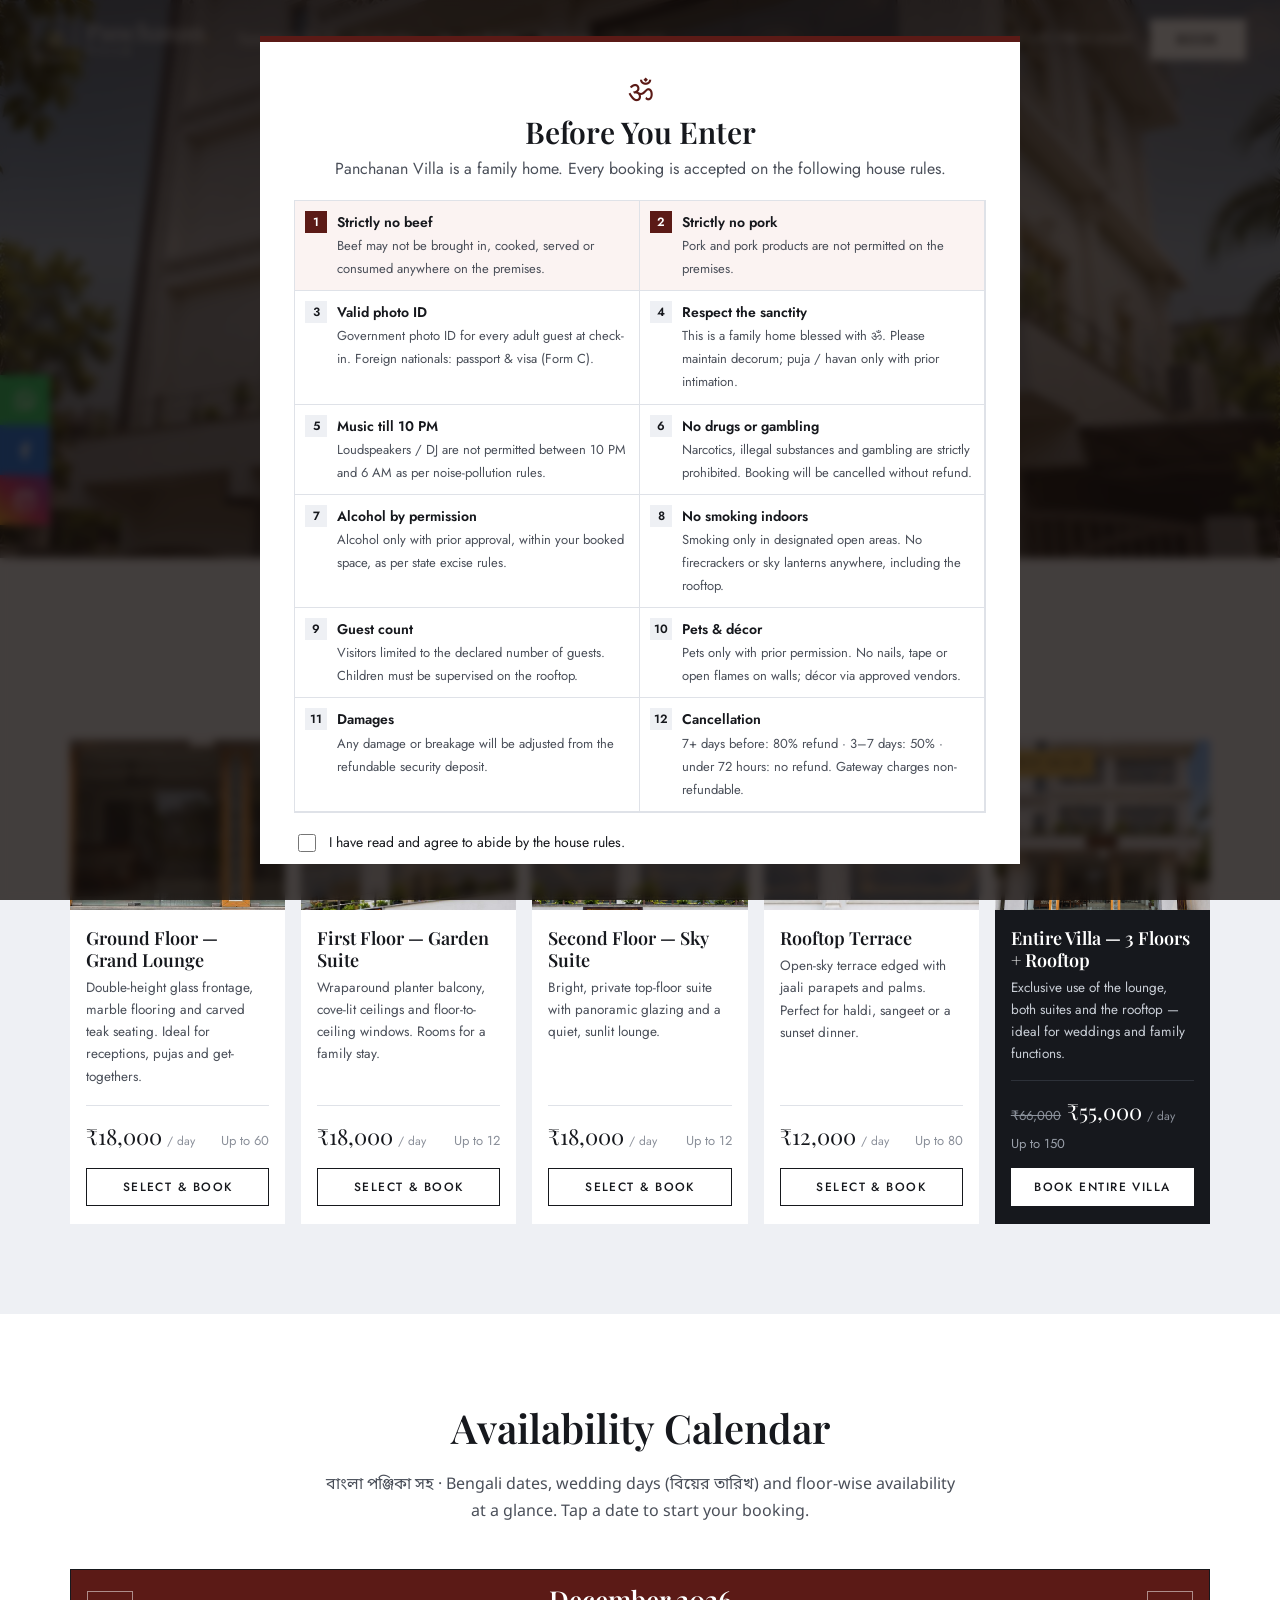
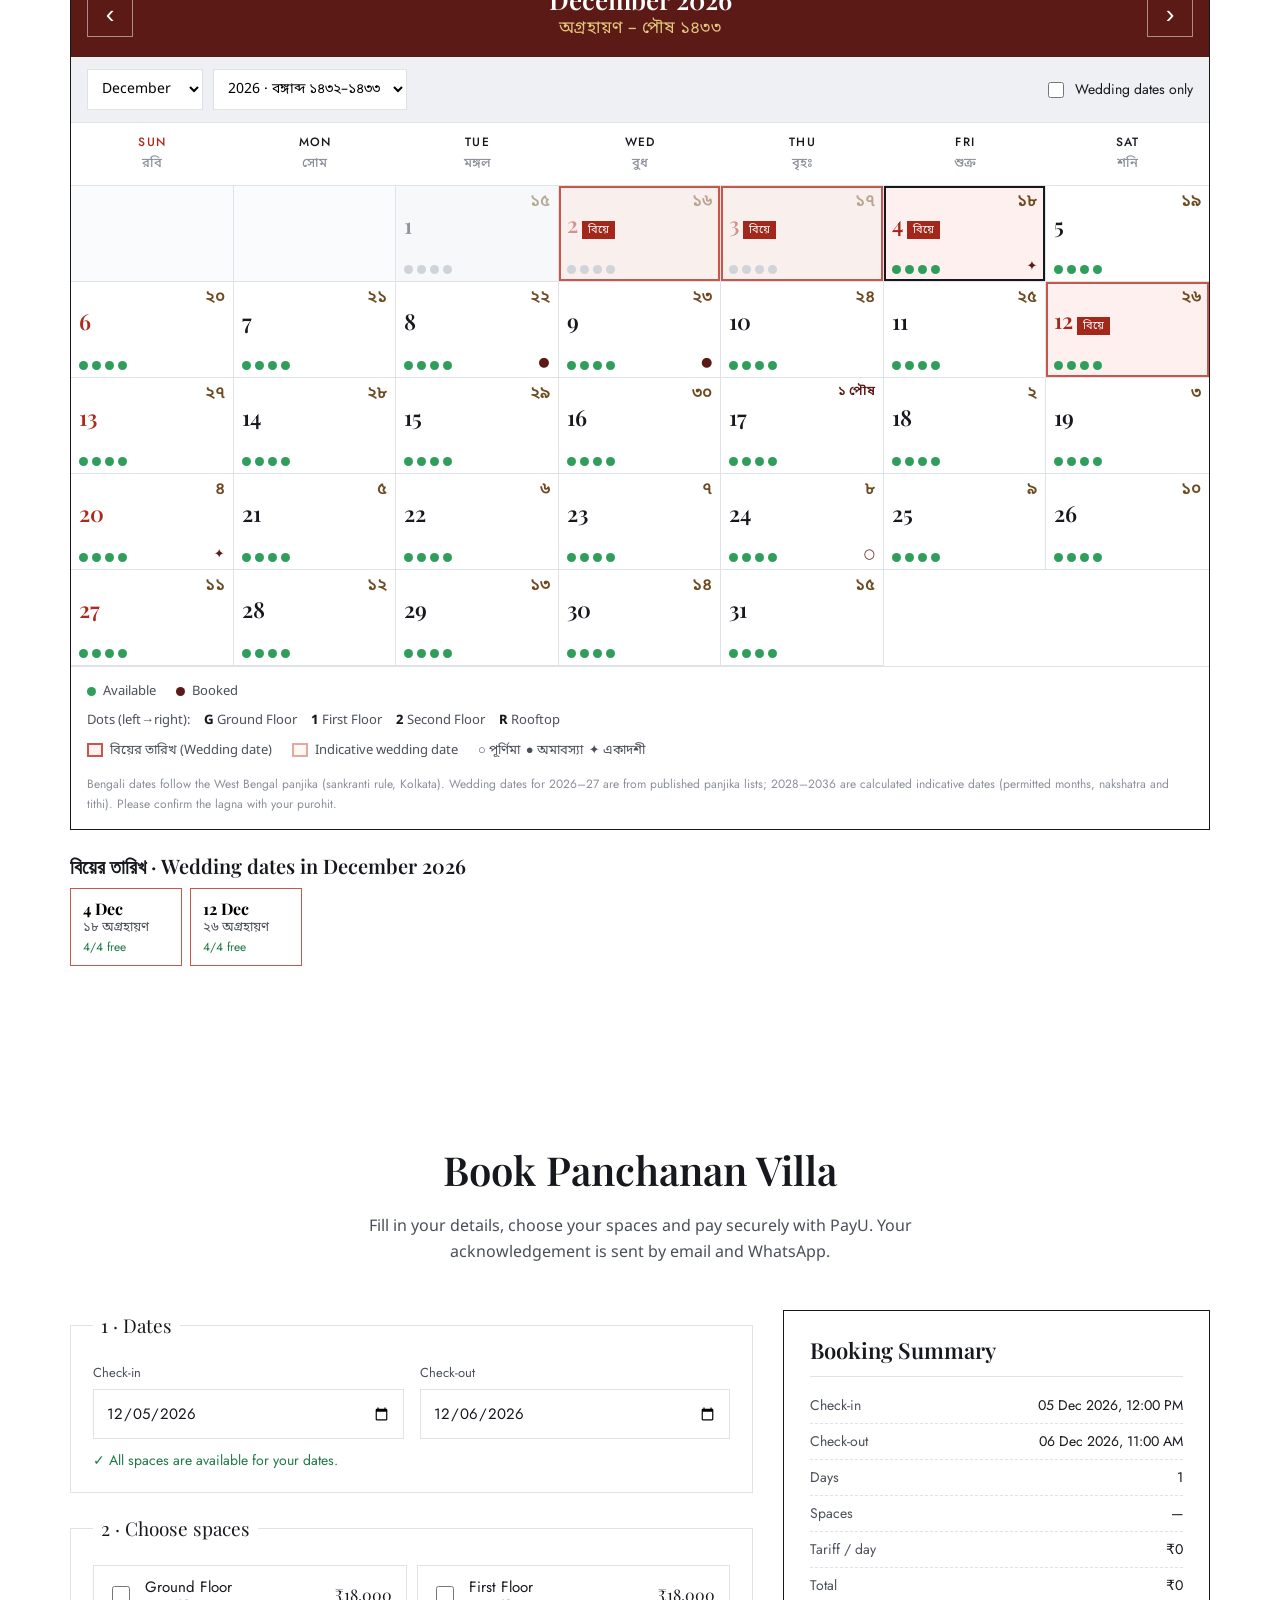
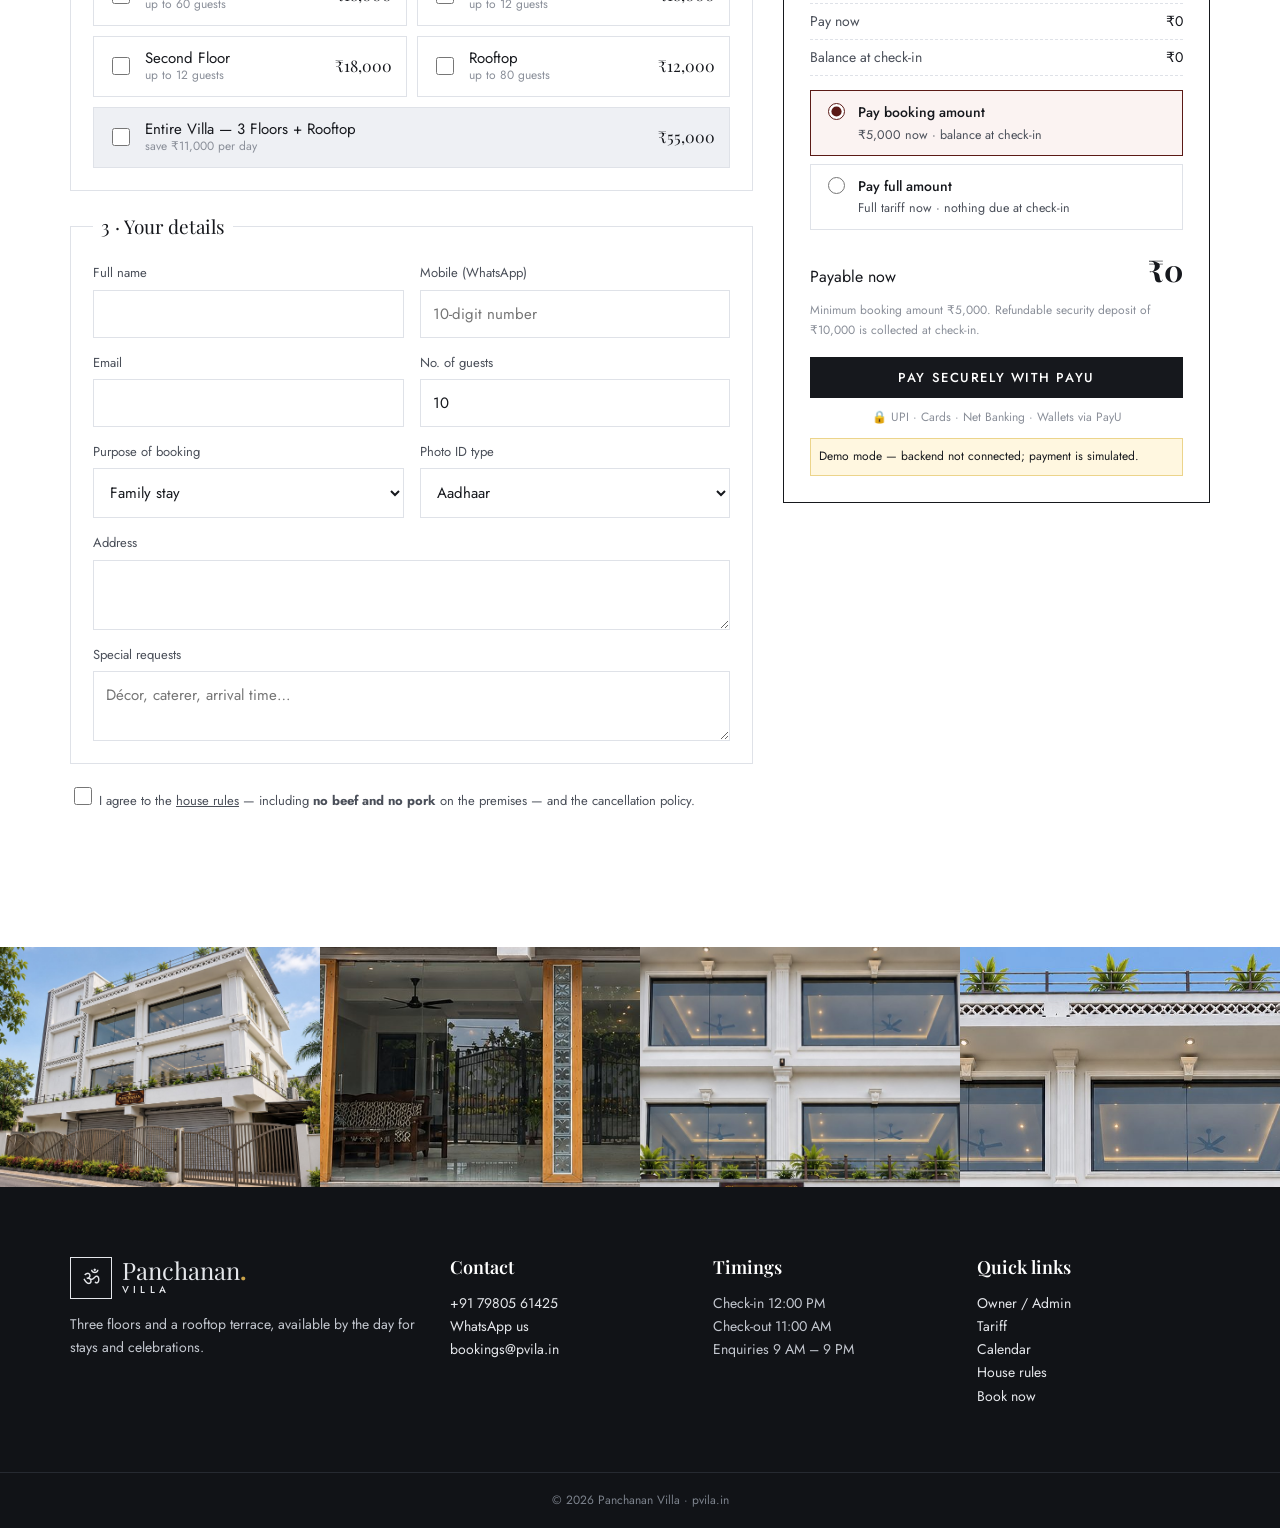
<file: index.html>
<!doctype html>
<html lang="en">
<head>
<meta charset="utf-8">
<meta name="viewport" content="width=device-width, initial-scale=1">
<title>Panchanan Villa — Book Floors & Rooftop | pvila.in</title>
<meta name="description" content="Book Panchanan Villa — Ground Floor lounge, two private suites and an open rooftop terrace, or the entire villa, for stays, pujas and celebrations.">
<link rel="canonical" href="https://pvila.in/">
<meta property="og:title" content="Panchanan Villa">
<meta property="og:description" content="Three elegant floors and a rooftop terrace — book online.">
<meta property="og:image" content="https://pvila.in/assets/img/villa-front.jpg">
<link rel="icon" href="data:image/svg+xml,%3Csvg xmlns='http://www.w3.org/2000/svg' viewBox='0 0 64 64'%3E%3Crect width='64' height='64' fill='%235b1a16'/%3E%3Ctext x='32' y='44' font-size='34' text-anchor='middle' fill='%23d4af37' font-family='serif'%3EP%3C/text%3E%3C/svg%3E">
<link rel="preconnect" href="https://fonts.googleapis.com">
<link rel="preconnect" href="https://fonts.gstatic.com" crossorigin>
<link href="https://fonts.googleapis.com/css2?family=Playfair+Display:ital,wght@0,500;0,600;0,700;1,500&family=Jost:wght@300;400;500;600&family=Noto+Sans+Bengali:wght@400;600&display=swap" rel="stylesheet">
<link rel="stylesheet" href="assets/css/style.css">
</head>
<body>

<!-- ============ ENTRY DISCLAIMER ============ -->
<div class="gate" id="gate" role="dialog" aria-modal="true" aria-labelledby="gateTitle">
  <div class="gate-box">
    <div class="gate-head">
      <span class="om">ॐ</span>
      <h2 id="gateTitle">Before You Enter</h2>
      <p>Panchanan Villa is a family home. Every booking is accepted on the following house rules.</p>
    </div>
    <ol class="gate-rules" id="gateRules"></ol>
    <label class="check"><input type="checkbox" id="gateAgree"> <span>I have read and agree to abide by the house rules.</span></label>
    <div class="gate-actions">
      <button class="btn btn-dark" id="gateBtn" disabled>I Agree &amp; Continue</button>
      <a class="btn btn-line" href="https://www.google.com">Leave</a>
    </div>
  </div>
</div>

<!-- ============ HEADER ============ -->
<header class="site-header" id="top">
  <a href="#top" class="logo" aria-label="Panchanan Villa home">
    <span class="logo-mark">ॐ</span>
    <span class="logo-text"><span>Panchanan<b>.</b></span><small>VILLA</small></span>
  </a>
  <button class="menu-btn" id="menuBtn" aria-label="Open menu"><span></span><span></span><span></span> <em>Menu</em></button>
  <nav class="nav" id="nav">
    <a href="#tariff">Spaces &amp; Tariff</a>
    <a href="#calendar">Calendar</a>
    <a href="rules.html">House Rules</a>
    <a href="#book">Booking</a>
    <a href="#contact">Contact</a>
  </nav>
  <div class="head-right">
    <a class="head-phone" href="tel:+917980561425">☏ +91 79805 61425</a>
    <a class="btn btn-white" href="#book">Book</a>
  </div>
</header>

<!-- ============ HERO SLIDER (short) ============ -->
<section class="hero" aria-label="Villa photographs">
  <div class="slide is-active" style="background-image:url('assets/img/villa-angle.jpg')"></div>
  <div class="slide" style="background-image:url('assets/img/villa-floors.jpg')"></div>
  <div class="slide slide-pan" style="background-image:url('assets/img/villa-front.jpg')"></div>
  <div class="hero-shade"></div>
  <div class="hero-text">
    <h1>Welcome To<br>Panchanan Villa</h1>
    <p>Three graceful floors and an open-sky rooftop — for stays, pujas &amp; celebrations</p>
  </div>
  <div class="dots" id="dots"></div>
</section>


<!-- ============ SPACES & TARIFF ============ -->
<section class="tariff" id="tariff">
  <div class="wrap">
    <div class="sec-head">
      <h2>Spaces &amp; Tariff</h2>
    </div>
    <div class="cards" id="spaceCards"></div>
      </div>
</section>

<!-- ============ BENGALI CALENDAR & AVAILABILITY ============ -->
<section class="cal-sec" id="calendar">
  <div class="wrap">
    <div class="sec-head">
      <h2>Availability Calendar</h2>
      <p>বাংলা পঞ্জিকা সহ · Bengali dates, wedding days (বিয়ের তারিখ) and floor-wise availability at a glance. Tap a date to start your booking.</p>
    </div>
    <div class="cal" id="cal">
      <div class="cal-top">
        <button class="cal-nav" id="calPrev" aria-label="Previous month">‹</button>
        <div class="cal-title"><strong id="calEn"></strong><span id="calBn"></span></div>
        <button class="cal-nav" id="calNext" aria-label="Next month">›</button>
      </div>
      <div class="cal-jump">
        <select id="calMonth" aria-label="Month"></select>
        <select id="calYear" aria-label="Year"></select>
        <label class="cal-wonly"><input type="checkbox" id="calWed"> Wedding dates only</label>
      </div>
      <div class="cal-grid" id="calGrid"></div>
      <div class="cal-legend" id="calLegend"></div>
      <p class="cal-note" id="calNote"></p>
    </div>
    <div class="cal-wedlist" id="calWedList"></div>
  </div>
</section>

<!-- ============ BOOKING ============ -->
<section class="booking wrap" id="book">
  <div class="sec-head">
    <h2>Book Panchanan Villa</h2>
    <p>Fill in your details, choose your spaces and pay securely with PayU. Your acknowledgement is sent by email and WhatsApp.</p>
  </div>

  <div class="book-grid">
    <form id="bookForm" class="book-form" novalidate>
      <fieldset>
        <legend>1 · Dates</legend>
        <div class="row2">
          <label>Check-in<input type="date" id="fIn" required></label>
          <label>Check-out<input type="date" id="fOut" required></label>
        </div>
        <p class="avail" id="availMsg"></p>
      </fieldset>

      <fieldset>
        <legend>2 · Choose spaces</legend>
        <div class="pick" id="spacePick"></div>
      </fieldset>

      <fieldset>
        <legend>3 · Your details</legend>
        <div class="row2">
          <label>Full name<input type="text" id="fName" required maxlength="60" autocomplete="name"></label>
          <label>Mobile (WhatsApp)<input type="tel" id="fPhone" required pattern="[6-9][0-9]{9}" maxlength="10" placeholder="10-digit number" autocomplete="tel-national"></label>
        </div>
        <div class="row2">
          <label>Email<input type="email" id="fEmail" required autocomplete="email"></label>
          <label>No. of guests<input type="number" id="fGuests" min="1" max="150" value="10" required></label>
        </div>
        <div class="row2">
          <label>Purpose of booking
            <select id="fPurpose">
              <option>Family stay</option><option>Wedding / Reception</option><option>Annaprashan / Upanayan</option>
              <option>Puja / Religious function</option><option>Birthday / Anniversary</option><option>Corporate / Meeting</option><option>Other</option>
            </select>
          </label>
          <label>Photo ID type
            <select id="fIdType"><option>Aadhaar</option><option>Voter ID</option><option>Passport</option><option>Driving Licence</option><option>PAN</option></select>
          </label>
        </div>
        <label>Address<textarea id="fAddr" rows="2" maxlength="200"></textarea></label>
        <label>Special requests<textarea id="fNote" rows="2" maxlength="300" placeholder="Décor, caterer, arrival time…"></textarea></label>
      </fieldset>

      <label class="check"><input type="checkbox" id="fAgree" required>
        <span>I agree to the <a href="rules.html" target="_blank">house rules</a> — including <b>no beef and no pork</b> on the premises — and the cancellation policy.</span></label>

      <p class="form-err" id="formErr" role="alert"></p>
    </form>

    <aside class="summary" id="summary">
      <h3>Booking Summary</h3>
      <dl id="sumList"></dl>
      <div class="payopt" id="payOpt">
        <label><input type="radio" name="payOpt" value="min" checked><span>Pay booking amount<small id="optMin">₹5,000 now · balance at check-in</small></span></label>
        <label><input type="radio" name="payOpt" value="full"><span>Pay full amount<small id="optFull">₹0 now</small></span></label>
      </div>
      <div class="sum-total"><span>Payable now</span><strong id="sumPay">₹0</strong></div>
      <p class="sum-note" id="sumNote"></p>
      <button class="btn btn-dark btn-block" id="payBtn" type="button">Pay Securely with PayU</button>
      <p class="secure">🔒 UPI · Cards · Net Banking · Wallets via PayU</p>
      <p class="demo-flag" id="demoFlag" hidden>Demo mode — backend not connected; payment is simulated.</p>
    </aside>
  </div>
</section>

<!-- ============ GALLERY ============ -->
<section class="gallery">
  <img src="assets/img/villa-angle.jpg" alt="Villa exterior, angled view" loading="lazy">
  <img src="assets/img/villa-lobby.jpg" alt="Ground floor lounge" loading="lazy">
  <img src="assets/img/villa-floors.jpg" alt="Upper floors" loading="lazy">
  <img src="assets/img/villa-roof.jpg" alt="Rooftop terrace" loading="lazy">
</section>

<!-- ============ CONTACT / FOOTER ============ -->
<footer class="footer" id="contact">
  <div class="wrap foot-grid">
    <div>
      <a href="#top" class="logo logo-dark"><span class="logo-mark">ॐ</span><span class="logo-text"><span>Panchanan<b>.</b></span><small>VILLA</small></span></a>
      <p>Three floors and a rooftop terrace, available by the day for stays and celebrations.</p>
    </div>
    <div>
      <h4>Contact</h4>
      <p><a href="tel:+917980561425">+91 79805 61425</a><br>
         <a class="js-wa" href="#">WhatsApp us</a><br>
         <a class="js-mail" href="#"></a></p>
    </div>
    <div>
      <h4>Timings</h4>
      <p>Check-in 12:00 PM<br>Check-out 11:00 AM<br>Enquiries 9 AM – 9 PM</p>
    </div>
    <div>
      <h4>Quick links</h4>
      <p><a href="admin.html">Owner / Admin</a><br><a href="#tariff">Tariff</a><br><a href="#calendar">Calendar</a><br><a href="rules.html">House rules</a><br><a href="#book">Book now</a></p>
    </div>
  </div>
  <div class="copy">© <span id="yr"></span> Panchanan Villa · pvila.in</div>
</footer>

<div class="social" id="social"></div>

<script src="assets/js/config.js"></script>
<script src="assets/js/common.js"></script>
<script src="assets/js/bcal-data.js"></script>
<script src="assets/js/calendar.js"></script>
<script src="assets/js/main.js"></script>
</body>
</html>
</file>
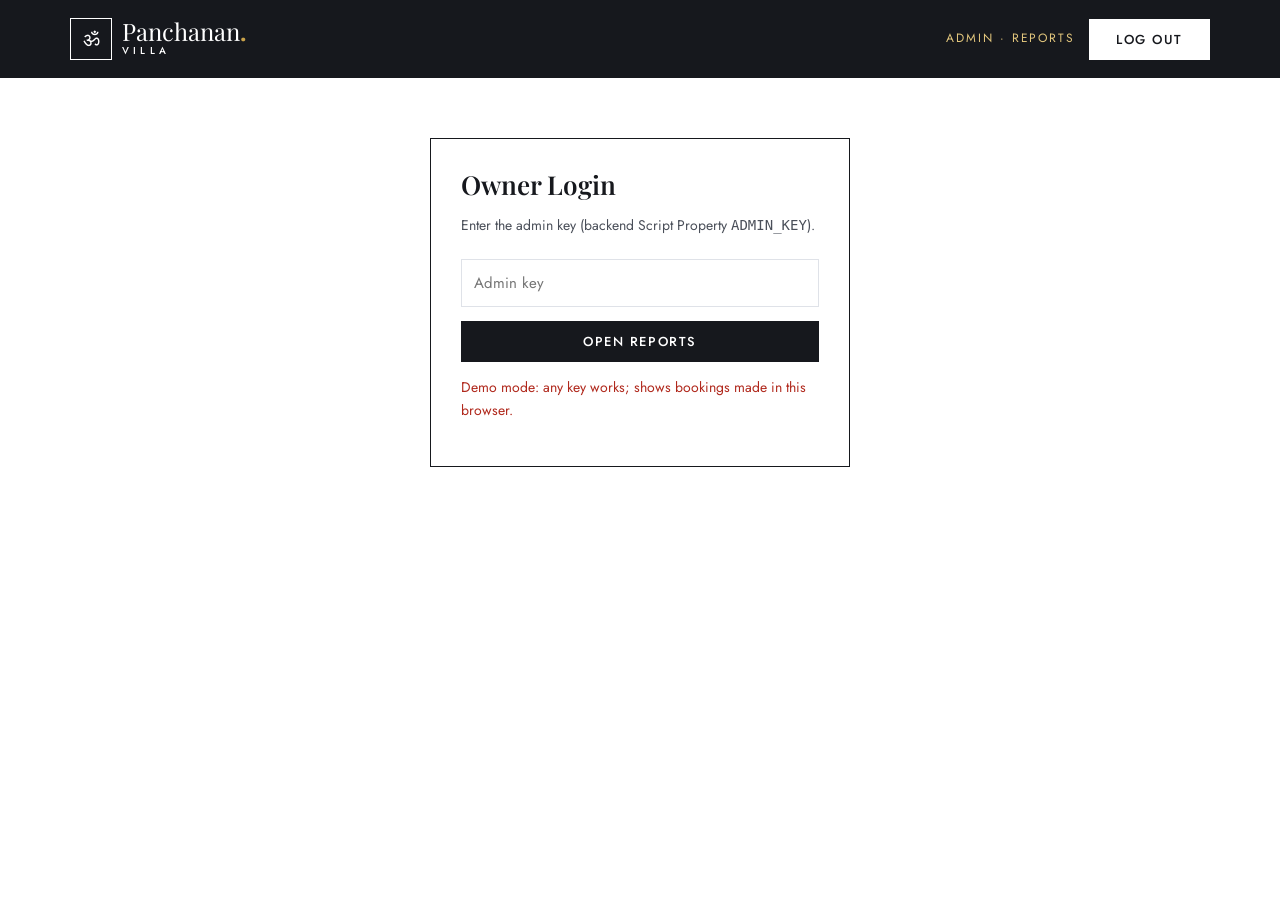
<file: admin.html>
<!doctype html>
<html lang="en">
<head>
<meta charset="utf-8">
<meta name="viewport" content="width=device-width, initial-scale=1">
<meta name="robots" content="noindex,nofollow">
<title>Admin Reports — Panchanan Villa</title>
<link rel="preconnect" href="https://fonts.googleapis.com">
<link rel="preconnect" href="https://fonts.gstatic.com" crossorigin>
<link href="https://fonts.googleapis.com/css2?family=Playfair+Display:wght@500;600;700&family=Jost:wght@300;400;500;600&family=Noto+Sans+Bengali:wght@400;600&display=swap" rel="stylesheet">
<link rel="stylesheet" href="assets/css/style.css">
</head>
<body class="admin-body">
<div class="page-top"><div class="wrap">
  <a href="index.html" class="logo"><span class="logo-mark">ॐ</span><span class="logo-text"><span>Panchanan<b>.</b></span><small>VILLA</small></span></a>
  <div class="adm-top-right">
    <span class="adm-badge">Admin · Reports</span>
    <button class="btn btn-white" id="logout" hidden>Log out</button>
  </div>
</div></div>

<section class="admin-login" id="login">
  <h2 style="font-size:26px">Owner Login</h2>
  <p style="color:var(--ink-2);font-size:14px">Enter the admin key (backend Script Property <code>ADMIN_KEY</code>).</p>
  <input type="password" id="key" placeholder="Admin key" autocomplete="current-password">
  <button class="btn btn-dark btn-block" id="go">Open Reports</button>
  <p class="form-err" id="lerr"></p>
</section>

<main class="admin" id="panel" hidden>
  <div class="adm-filters">
    <label>Stay from<input type="date" id="fFrom"></label>
    <label>Stay to<input type="date" id="fTo"></label>
    <label>Status<select id="fStatus"><option value="">All</option><option>PAID</option><option>PENDING</option><option>FAILED</option><option>CANCELLED</option></select></label>
    <label>Space<select id="fSpace"><option value="">All spaces</option></select></label>
    <label class="grow">Search<input type="search" id="fQ" placeholder="Name, phone, email, booking ID…"></label>
    <div class="adm-quick">
      <button class="btn btn-line" data-range="month">This month</button>
      <button class="btn btn-line" data-range="next90">Next 90 days</button>
      <button class="btn btn-line" data-range="year">This year</button>
      <button class="btn btn-line" data-range="all">All</button>
    </div>
  </div>

  <div class="kpis kpis6" id="kpis"></div>

  <nav class="adm-tabs" id="tabs" role="tablist"></nav>

  <div class="adm-bar">
    <h2 id="repTitle"></h2>
    <div class="adm-actions">
      <button class="btn btn-dark" id="dlOne">Download this report (CSV)</button>
      <button class="btn btn-line" id="dlAll">Download all reports</button>
      <button class="btn btn-line" id="print">Print</button>
      <button class="btn btn-line" id="reload">Refresh</button>
    </div>
  </div>
  <p class="adm-desc" id="repDesc"></p>
  <div class="tbl-wrap"><table class="tbl" id="tbl"></table></div>
  <p class="adm-foot" id="admFoot"></p>
</main>

<script src="assets/js/config.js"></script>
<script src="assets/js/common.js"></script>
<script src="assets/js/bcal-data.js"></script>
<script src="assets/js/admin.js"></script>
</body>
</html>
</file>
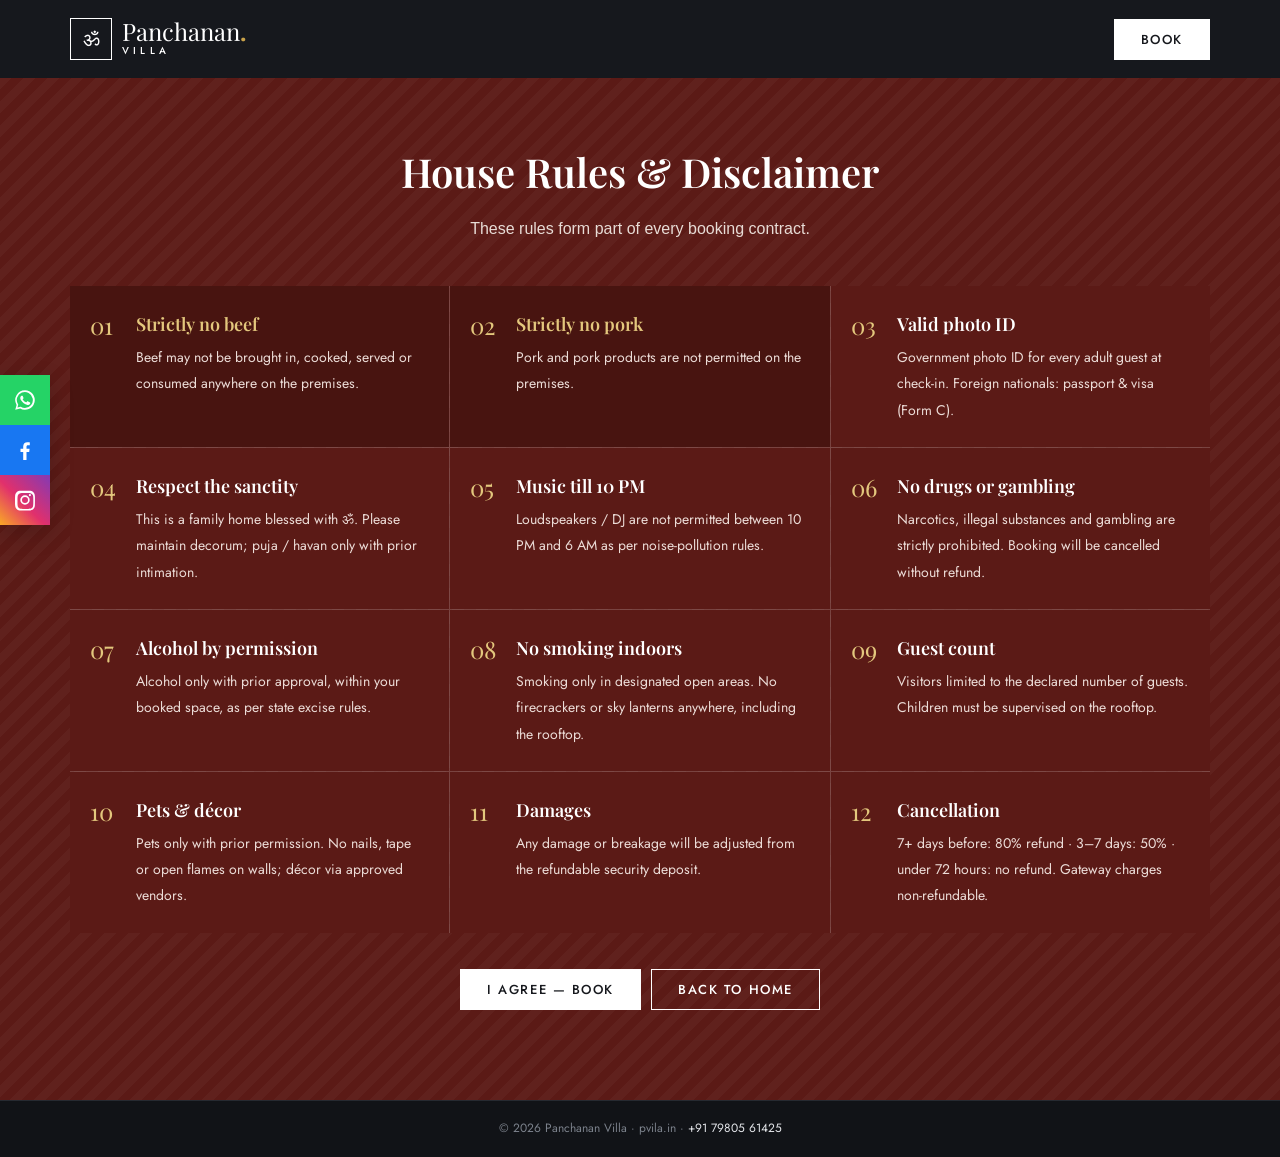
<file: rules.html>
<!doctype html>
<html lang="en">
<head>
<meta charset="utf-8">
<meta name="viewport" content="width=device-width, initial-scale=1">
<title>House Rules &amp; Disclaimer — Panchanan Villa</title>
<meta name="description" content="House rules and disclaimer for bookings at Panchanan Villa — no beef, no pork, photo ID, noise limits and cancellation policy.">
<link rel="canonical" href="https://pvila.in/rules.html">
<link rel="preconnect" href="https://fonts.googleapis.com">
<link rel="preconnect" href="https://fonts.gstatic.com" crossorigin>
<link href="https://fonts.googleapis.com/css2?family=Playfair+Display:wght@500;600;700&family=Jost:wght@300;400;500;600&display=swap" rel="stylesheet">
<link rel="stylesheet" href="assets/css/style.css">
</head>
<body>
<div class="page-top"><div class="wrap">
  <a href="index.html" class="logo"><span class="logo-mark">ॐ</span><span class="logo-text"><span>Panchanan<b>.</b></span><small>VILLA</small></span></a>
  <a class="btn btn-white" href="index.html#book">Book</a>
</div></div>

<section class="rules rules-page">
  <div class="wrap">
    <div class="sec-head light">
      <h2>House Rules &amp; Disclaimer</h2>
      <p>These rules form part of every booking contract.</p>
    </div>
    <ol class="rule-grid" id="ruleGrid"></ol>
    <div class="rules-cta">
      <a class="btn btn-white" href="index.html#book">I Agree — Book</a>
      <a class="btn btn-line" style="border-color:#fff;color:#fff" href="index.html">Back to Home</a>
    </div>
  </div>
</section>

<footer class="footer" style="padding-top:0">
  <div class="copy" style="margin-top:0">© <span id="yr"></span> Panchanan Villa · pvila.in · <a href="tel:+917980561425">+91 79805 61425</a></div>
</footer>

<div class="social" id="social"></div>
<script src="assets/js/config.js"></script>
<script src="assets/js/common.js"></script>
<script>
  (function () {
    const { C, esc } = window.PV;
    document.getElementById("ruleGrid").innerHTML = C.rules.map((r, i) =>
      `<li class="${i < 2 ? "hl" : ""}"><b>${esc(r[0])}</b><span>${esc(r[1])}</span></li>`).join("");
  })();
</script>
</body>
</html>
</file>
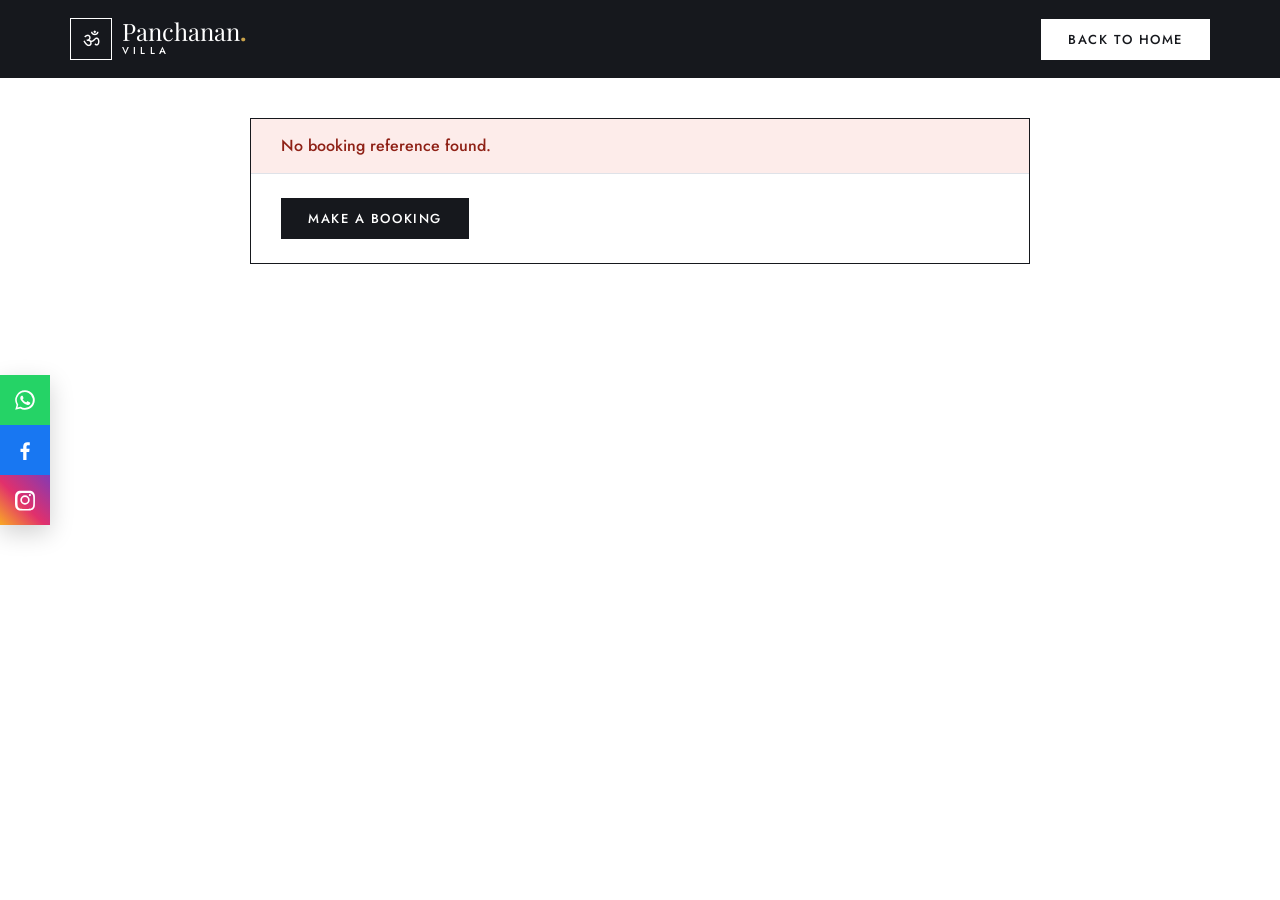
<file: success.html>
<!doctype html>
<html lang="en">
<head>
<meta charset="utf-8">
<meta name="viewport" content="width=device-width, initial-scale=1">
<meta name="robots" content="noindex">
<title>Booking Acknowledgement — Panchanan Villa</title>
<link rel="preconnect" href="https://fonts.googleapis.com">
<link rel="preconnect" href="https://fonts.gstatic.com" crossorigin>
<link href="https://fonts.googleapis.com/css2?family=Playfair+Display:wght@500;600;700&family=Jost:wght@300;400;500;600&display=swap" rel="stylesheet">
<link rel="stylesheet" href="assets/css/style.css">
</head>
<body>
<div class="page-top"><div class="wrap">
  <a href="index.html" class="logo"><span class="logo-mark">ॐ</span><span class="logo-text"><span>Panchanan<b>.</b></span><small>VILLA</small></span></a>
  <a class="btn btn-white" href="index.html">Back to Home</a>
</div></div>

<main class="ack">
  <div class="ack-card" id="ack">
    <div class="ack-status pend">Loading your booking…</div>
  </div>
</main>

<div class="social" id="social"></div>

<script src="assets/js/config.js"></script>
<script src="assets/js/common.js"></script>
<script>
(async function () {
  const { C, DEMO, inr, esc, fmtDate, spaceById, apiGet, ackText, waLink } = window.PV;
  const box = document.getElementById("ack");
  const q = new URLSearchParams(location.search);
  let id = q.get("id"), t = q.get("t");
  if (!id) { try { const l = JSON.parse(localStorage.getItem("pv_last") || "{}"); id = l.id; t = l.t; } catch (e) {} }
  if (!id) { box.innerHTML = `<div class="ack-status fail">No booking reference found.</div><div class="ack-body"><a class="btn btn-dark" href="index.html#book">Make a booking</a></div>`; return; }

  let r;
  try { r = await apiGet({ action: "status", id, t }); } catch (e) { r = { ok: false, error: "Network error" }; }
  if (!r.ok) { box.innerHTML = `<div class="ack-status fail">${esc(r.error || "Booking not found")}</div><div class="ack-body">Booking ID: <b>${esc(id)}</b>. Please WhatsApp us at ${esc(C.phoneDisplay)} with this ID.</div>`; return; }

  const b = r.booking;
  const paid = b.status === "PAID";
  const stCls = paid ? "ok" : b.status === "PENDING" ? "pend" : "fail";
  const stTxt = paid ? "✓ Booking CONFIRMED — payment received. A copy has been emailed to you and to Pvilla."
              : b.status === "PENDING" ? "Payment pending — if money was debited, it will be confirmed shortly. Please do not pay again."
              : "Payment " + b.status.toLowerCase() + ". Your dates are not reserved. Please try again or WhatsApp us.";
  const spaces = b.spaces.map(s => (spaceById(s) || { name: s }).name).join("<br>");
  const row = (k, v) => `<tr><th>${k}</th><td>${v}</td></tr>`;
  const msg = ackText(b);

  box.innerHTML = `
    <div class="ack-head"><div><div class="ack-brand">${esc(C.ackBrand)}</div><h1>Booking Acknowledgement</h1></div><span class="bid">${esc(b.id)}</span></div>
    <div class="ack-status ${stCls}">${stTxt}</div>
    <div class="ack-body">
      <table class="ack-table">
        ${row("Guest name", esc(b.name))}
        ${row("Mobile / WhatsApp", "+91 " + esc(b.phone))}
        ${row("Email", esc(b.email))}
        ${row("Spaces booked", spaces)}
        ${row("Check-in", fmtDate(b.checkIn) + ", " + C.checkIn)}
        ${row("Check-out", fmtDate(b.checkOut) + ", " + C.checkOut)}
        ${row("Days · Guests", b.days + " day(s) · " + esc(b.guests) + " guests")}
        ${row("Purpose", esc(b.purpose))}
        ${row("Photo ID to carry", esc(b.idType) + " (all adult guests)")}
        ${row("Total tariff", "<b>" + inr(b.total) + "</b> (" + inr(b.total / Math.max(1, b.days)) + " / day × " + b.days + ")")}
        ${row("Paid online", paid ? inr(b.payNow) + (b.payMode ? " · " + esc(b.payMode) : "") : "₹0")}
        ${row("PayU reference", esc(b.payuId || "—") + (b.txnid ? " · Txn " + esc(b.txnid) : ""))}
        ${row("Balance at check-in", inr(paid ? b.balance : b.total))}
        ${row("Security deposit", inr(C.securityDeposit) + " refundable, at check-in")}
        ${b.notes ? row("Special requests", esc(b.notes)) : ""}
      </table>
      <h3 style="margin-top:22px;font-size:18px">House rules (agreed)</h3>
      <ol class="ack-rules">${C.rules.map(r => `<li><b>${esc(r[0])}</b> — ${esc(r[1])}</li>`).join("")}</ol>
    </div>
    <div class="ack-actions">
      <a class="btn btn-wa" target="_blank" rel="noopener" href="${waLink("91" + b.phone, msg)}">Send to my WhatsApp</a>
      <a class="btn btn-dark" target="_blank" rel="noopener" href="${waLink(C.whatsapp, msg)}">Send copy to Pvilla</a>
      <a class="btn btn-line" href="mailto:${encodeURIComponent(b.email)}?cc=${encodeURIComponent(C.email)}&subject=${encodeURIComponent("Panchanan Villa booking " + b.id)}&body=${encodeURIComponent(msg.replace(/\*/g, ""))}">Email a copy</a>
      <button class="btn btn-line" onclick="window.print()">Print / Save PDF</button>
    </div>
    <div class="ack-foot">${esc(C.ackBrand)} · Generated ${new Date().toLocaleString("en-IN")} · ${esc(C.domain)} · ${esc(C.phoneDisplay)}${DEMO ? " · DEMO MODE" : ""}</div>`;
})();
</script>
</body>
</html>
</file>
<file: assets/css/style.css>
/* ===================== Panchanan Villa — pvila.in ===================== */
:root{
  --ink:#16181d; --ink-2:#4a4f59; --mute:#8a8f99;
  --paper:#ffffff; --mist:#eef0f4; --line:#dfe2e8;
  --maroon:#5b1a16; --gold:#c9a24a; --gold-2:#e3c77d;
  --wa:#25d366;
  --serif:"Playfair Display", Georgia, "Times New Roman", serif;
  --sans:"Jost", "Segoe UI", system-ui, sans-serif;
  --wrap:1180px;
}
*,*::before,*::after{box-sizing:border-box;border-radius:0 !important}   /* ALL TABS SQUARE */
html{scroll-behavior:smooth}
body{margin:0;font-family:var(--sans);color:var(--ink);background:var(--paper);font-size:16px;line-height:1.65;-webkit-font-smoothing:antialiased}
img{max-width:100%;display:block}
a{color:inherit}
h1,h2,h3,h4{font-family:var(--serif);font-weight:600;line-height:1.2;margin:0 0 .5em}
.wrap{max-width:var(--wrap);margin:0 auto;padding:0 20px}
body.locked{overflow:hidden}

/* ---------- buttons ---------- */
.btn{display:inline-flex;align-items:center;justify-content:center;gap:.5em;padding:13px 26px;font:500 13px/1 var(--sans);letter-spacing:.12em;text-transform:uppercase;text-decoration:none;border:1px solid transparent;cursor:pointer;transition:background .2s,color .2s,border-color .2s}
.btn-dark{background:var(--ink);color:#fff}
.btn-dark:hover{background:var(--maroon)}
.btn-dark:disabled{background:#9aa0aa;cursor:not-allowed}
.btn-white{background:#fff;color:var(--ink)}
.btn-white:hover{background:var(--gold-2)}
.btn-line{border-color:var(--ink);color:var(--ink);background:transparent}
.btn-line:hover{background:var(--ink);color:#fff}
.btn-wa{background:var(--wa);color:#fff}
.btn-wa:hover{background:#1da851}
.btn-block{width:100%}

/* ---------- entry disclaimer ---------- */
.gate{position:fixed;inset:0;z-index:100;background:rgba(18,12,10,.78);backdrop-filter:blur(4px);display:none;align-items:center;justify-content:center;padding:16px}
.gate.show{display:flex}
.gate-box{background:#fff;max-width:760px;width:100%;max-height:92vh;overflow:auto;padding:34px 34px 28px;border-top:6px solid var(--maroon)}
.gate-head{text-align:center;margin-bottom:14px}
.gate-head .om{font-size:30px;color:var(--maroon);display:block;line-height:1}
.gate-head h2{font-size:30px;margin:.25em 0 .2em}
.gate-head p{color:var(--ink-2);margin:0}
.gate-rules{margin:18px 0;padding:0;list-style:none;counter-reset:r;display:grid;grid-template-columns:1fr 1fr;gap:0;border:1px solid var(--line)}
.gate-rules li{counter-increment:r;padding:10px 12px 10px 42px;position:relative;font-size:14px;border-bottom:1px solid var(--line);border-right:1px solid var(--line)}
.gate-rules li::before{content:counter(r);position:absolute;left:10px;top:10px;width:22px;height:22px;background:var(--mist);font:600 12px/22px var(--sans);text-align:center}
.gate-rules li.hl{background:#fbf3f2}
.gate-rules li.hl::before{background:var(--maroon);color:#fff}
.gate-rules b{display:block;font-weight:600}
.gate-rules span{color:var(--ink-2);font-size:13px}
.gate-actions{display:flex;gap:10px;justify-content:center;margin-top:16px;flex-wrap:wrap}
.check{display:flex;gap:10px;align-items:flex-start;font-size:14px;cursor:pointer}
.check input{width:18px;height:18px;margin-top:3px;accent-color:var(--maroon);flex:none}

/* ---------- header ---------- */
.site-header{position:absolute;top:0;left:0;right:0;z-index:20;display:flex;align-items:center;gap:28px;padding:18px 34px;color:#fff}
.site-header.fixed{position:fixed;background:#fff;color:var(--ink);box-shadow:0 1px 0 var(--line);padding:10px 34px;animation:drop .3s ease}
@keyframes drop{from{transform:translateY(-100%)}to{transform:none}}
.logo{display:flex;align-items:center;gap:10px;text-decoration:none}
.logo-mark{width:42px;height:42px;border:1px solid currentColor;display:grid;place-items:center;font-size:20px}
.logo-text{font-family:var(--serif);font-size:24px;line-height:1;display:flex;flex-direction:column}
.logo-text b{color:var(--gold)}
.logo-text small{font:500 10px/1.6 var(--sans);letter-spacing:.42em}
.menu-btn{display:none;background:none;border:0;color:inherit;cursor:pointer;align-items:center;gap:4px;font:500 14px var(--sans)}
.menu-btn span{display:block;width:18px;height:2px;background:currentColor;margin:2px 0}
.menu-btn em{font-style:normal;margin-left:6px}
.nav{display:flex;gap:22px;flex:1}
.nav a{text-decoration:none;font-size:14px;letter-spacing:.04em;opacity:.92}
.nav a:hover{color:var(--gold-2);opacity:1}
.site-header.fixed .nav a:hover{color:var(--maroon)}
.head-right{display:flex;align-items:center;gap:20px;margin-left:auto}
.head-phone{font-size:13px;text-decoration:none;white-space:nowrap}
.site-header.fixed .btn-white{background:var(--ink);color:#fff}

/* ---------- hero (short slider) ---------- */
.hero{position:relative;height:clamp(380px,62vh,560px);overflow:hidden;background:#222}
.slide{position:absolute;inset:-2%;background-size:cover;background-position:center;opacity:0;transition:opacity 1.2s ease}
.slide.is-active{opacity:1}
.slide-pan{background-size:auto 165%;background-position:50% 0%}
.slide-pan.is-active{animation:pan 9s ease-in-out forwards}
@keyframes pan{0%{background-position:50% 0%}100%{background-position:50% 100%}}
.hero-shade{position:absolute;inset:0;background:linear-gradient(180deg,rgba(10,10,14,.55) 0%,rgba(10,10,14,.25) 45%,rgba(10,10,14,.55) 100%)}
.hero-text{position:absolute;inset:0;display:flex;flex-direction:column;align-items:center;justify-content:center;text-align:center;color:#fff;padding:60px 20px 40px}
.hero-text h1{font-size:clamp(34px,5.2vw,58px);margin:0 0 .3em;text-shadow:0 2px 20px rgba(0,0,0,.35)}
.hero-text p{margin:0;font-size:15px;letter-spacing:.04em;opacity:.95}
.dots{position:absolute;bottom:22px;left:0;right:0;display:flex;justify-content:center;gap:8px}
.dots button{width:10px;height:10px;border:1px solid #fff;background:transparent;padding:0;cursor:pointer}
.dots button.on{background:#fff}

/* ---------- quick booking bar ---------- */
.bar{position:relative;z-index:5;max-width:var(--wrap);margin:-46px auto 0;background:#fff;display:grid;grid-template-columns:repeat(4,1fr) auto;box-shadow:0 18px 40px rgba(20,24,33,.12)}
.bar label{display:flex;flex-direction:column;padding:16px 20px;border-right:1px solid var(--line)}
.bar label span{font-size:11px;letter-spacing:.14em;text-transform:uppercase;color:var(--mute);margin-bottom:4px}
.bar input,.bar select{border:0;border-bottom:1px solid var(--line);padding:6px 0;font:400 15px var(--sans);background:transparent;color:var(--ink);outline:none}
.bar input:focus,.bar select:focus{border-color:var(--maroon)}
.bar .btn{margin:16px;align-self:end;height:48px}

/* ---------- section heads ---------- */
section{scroll-margin-top:70px}
.sec-head{text-align:center;max-width:640px;margin:0 auto 44px}
.sec-head h2{font-size:clamp(28px,3.4vw,40px)}
.sec-head p{color:var(--ink-2);margin:0}
.sec-head.light h2{color:#fff}
.sec-head.light p{color:#e8dcd6}

/* ---------- intro ---------- */
.intro{display:grid;grid-template-columns:1fr 1.25fr;gap:60px;align-items:center;padding-top:110px;padding-bottom:100px}
.intro-text h2{font-size:clamp(30px,3.6vw,42px);max-width:12ch}
.intro-text p{color:var(--ink-2)}
.sign{font-family:var(--serif);font-style:italic;font-size:30px !important;color:var(--maroon) !important;margin-top:10px}
.intro-pics{display:grid;grid-template-columns:1fr 1fr;gap:16px}
.intro-pics img{width:100%;height:360px;object-fit:cover}
.intro-dark{background:var(--ink);color:#fff;display:flex;flex-direction:column;align-items:center;justify-content:center;text-align:center;font-family:var(--serif);height:360px}
.intro-dark strong{font-size:64px;line-height:1;color:var(--gold-2);font-weight:600}
.intro-dark span{font-size:26px}
.intro-dark em{font-size:16px;margin-top:6px;color:#cfd3da}

/* ---------- tariff ---------- */
.tariff{background:var(--mist);padding:90px 0}
.cards{display:grid;grid-template-columns:repeat(4,1fr);gap:20px}
.card{background:#fff;display:flex;flex-direction:column}
.card img{height:200px;width:100%;object-fit:cover}
.card-body{padding:20px 20px 22px;display:flex;flex-direction:column;flex:1}
.card h3{font-size:20px;margin-bottom:.3em}
.card p{font-size:14px;color:var(--ink-2);margin:0 0 14px;flex:1}
.card .meta{display:flex;justify-content:space-between;align-items:baseline;border-top:1px solid var(--line);padding-top:12px;margin-bottom:14px;font-size:13px;color:var(--mute)}
.price{font-family:var(--serif);font-size:24px;color:var(--ink)}
.price small{font:400 12px var(--sans);color:var(--mute)}
.whole{margin-top:20px;display:grid;grid-template-columns:1.1fr 1fr;background:var(--ink);color:#fff}
.whole img{width:100%;height:100%;min-height:260px;object-fit:cover;object-position:center 30%}
.whole-body{padding:40px;display:flex;flex-direction:column;justify-content:center}
.whole-body .tag{display:inline-block;align-self:flex-start;background:var(--gold);color:var(--ink);font-size:11px;letter-spacing:.16em;text-transform:uppercase;padding:5px 10px;margin-bottom:14px}
.whole-body h3{font-size:30px}
.whole-body p{color:#c9ced6}
.whole-body .price{color:#fff;font-size:34px;margin:6px 0 18px}
.whole-body .price s{font-size:18px;color:#8c929c;margin-right:10px}
.whole-body .btn{align-self:flex-start}

/* ---------- amenities ---------- */
.amen{padding-top:90px;padding-bottom:90px}
.amen-grid{list-style:none;margin:0;padding:0;display:grid;grid-template-columns:repeat(4,1fr);border-top:1px solid var(--line);border-left:1px solid var(--line)}
.amen-grid li{padding:28px 18px;border-right:1px solid var(--line);border-bottom:1px solid var(--line);text-align:center;font-size:15px}
.amen-grid b{display:grid;place-items:center;width:52px;height:52px;margin:0 auto 12px;border:1px solid var(--gold);color:var(--maroon);font-size:22px;font-weight:400}

/* ---------- rules ---------- */
.rules{background:var(--maroon);padding:90px 0;color:#fff;background-image:linear-gradient(135deg,rgba(255,255,255,.03) 25%,transparent 25%,transparent 50%,rgba(255,255,255,.03) 50%,rgba(255,255,255,.03) 75%,transparent 75%);background-size:24px 24px}
.rule-grid{list-style:none;margin:0;padding:0;display:grid;grid-template-columns:repeat(3,1fr);gap:1px;background:rgba(255,255,255,.18);counter-reset:r}
.rule-grid li{background:var(--maroon);padding:22px 22px 22px 66px;position:relative;counter-increment:r}
.rule-grid li::before{content:counter(r,decimal-leading-zero);position:absolute;left:20px;top:20px;font-family:var(--serif);font-size:24px;color:var(--gold-2)}
.rule-grid b{display:block;font-family:var(--serif);font-size:18px;font-weight:600;margin-bottom:4px}
.rule-grid span{font-size:14px;color:#ecdcd7}
.rule-grid li.hl{background:#481410}
.rule-grid li.hl b{color:var(--gold-2)}

/* ---------- booking ---------- */
.booking{padding-top:90px;padding-bottom:90px}
.book-grid{display:grid;grid-template-columns:1.6fr 1fr;gap:30px;align-items:start}
.book-form fieldset{border:1px solid var(--line);margin:0 0 20px;padding:20px 22px 8px}
.book-form legend{font-family:var(--serif);font-size:19px;padding:0 8px}
.book-form label{display:block;font-size:13px;color:var(--ink-2);margin-bottom:14px}
.book-form input:not([type=checkbox]),.book-form select,.book-form textarea{display:block;width:100%;margin-top:6px;padding:12px 12px;border:1px solid var(--line);font:400 15px var(--sans);color:var(--ink);background:#fff;outline:none}
.book-form input:focus,.book-form select:focus,.book-form textarea:focus{border-color:var(--ink)}
.book-form .invalid{border-color:#c0392b !important;background:#fff6f5 !important}
.row2{display:grid;grid-template-columns:1fr 1fr;gap:16px}
.pick{display:grid;grid-template-columns:1fr 1fr;gap:10px;margin-bottom:14px}
.pick label{margin:0;display:flex;gap:12px;align-items:center;border:1px solid var(--line);padding:12px 14px;cursor:pointer;transition:border-color .2s,background .2s}
.pick label:hover{border-color:var(--ink)}
.pick input{width:18px;height:18px;accent-color:var(--maroon);flex:none}
.pick .pn{flex:1;color:var(--ink);font-size:15px;line-height:1.3}
.pick .pn small{display:block;color:var(--mute);font-size:12px}
.pick .pp{font-family:var(--serif);font-size:16px;color:var(--ink)}
.pick label.on{border-color:var(--maroon);background:#fbf3f2}
.pick label.off{opacity:.45;cursor:not-allowed}
.pick .whole-opt{grid-column:1/-1;background:var(--mist)}
.avail{font-size:14px;margin:-4px 0 12px;min-height:1.2em}
.avail.ok{color:#1e7a46}.avail.bad{color:#b0281c}
.form-err{color:#b0281c;font-size:14px;min-height:1.2em}
.summary{position:sticky;top:84px;border:1px solid var(--ink);padding:26px}
.summary h3{font-size:22px;border-bottom:1px solid var(--line);padding-bottom:12px}
.summary dl{margin:0;font-size:14px}
.summary dl div{display:flex;justify-content:space-between;gap:10px;padding:6px 0;border-bottom:1px dashed var(--line)}
.summary dt{color:var(--ink-2)}
.summary dd{margin:0;text-align:right}
.sum-total{display:flex;justify-content:space-between;align-items:baseline;margin:16px 0 6px}
.sum-total strong{font-family:var(--serif);font-size:30px}
.sum-note{font-size:12px;color:var(--mute);margin:0 0 16px}
.secure{font-size:12px;color:var(--mute);text-align:center;margin:10px 0 0}
.demo-flag{font-size:12px;background:#fff7e0;border:1px solid #ecd48b;padding:8px;margin:10px 0 0}

/* ---------- gallery ---------- */
.gallery{display:grid;grid-template-columns:repeat(4,1fr)}
.gallery img{width:100%;height:240px;object-fit:cover;filter:saturate(.9);transition:filter .3s}
.gallery img:hover{filter:saturate(1.1)}

/* ---------- footer ---------- */
.footer{background:#111317;color:#c3c7cf;padding:70px 0 0;font-size:14px}
.foot-grid{display:grid;grid-template-columns:1.5fr 1fr 1fr 1fr;gap:30px}
.footer h4{color:#fff;font-size:18px}
.footer a{color:#e5e7eb;text-decoration:none}
.footer a:hover{color:var(--gold-2)}
.logo-dark{color:#fff;margin-bottom:14px}
.copy{border-top:1px solid #262a31;margin-top:50px;padding:18px;text-align:center;font-size:12px;color:#7d838d}

/* ---------- whatsapp float ---------- */
.wa-float{position:fixed;right:22px;bottom:22px;z-index:50;width:58px;height:58px;background:var(--wa);color:#fff;display:grid;place-items:center;box-shadow:0 8px 24px rgba(0,0,0,.25)}
.wa-float svg{width:32px;height:32px}
.wa-float:hover{background:#1da851}

/* ---------- acknowledgement & admin pages ---------- */
.page-top{background:var(--ink);color:#fff;padding:18px 0}
.page-top .wrap{display:flex;align-items:center;justify-content:space-between;gap:12px}
.page-top .logo{color:#fff}
.ack{max-width:820px;margin:40px auto;padding:0 20px}
.ack-card{border:1px solid var(--ink);background:#fff}
.ack-head{background:var(--maroon);color:#fff;padding:26px 30px;display:flex;justify-content:space-between;align-items:center;gap:16px;flex-wrap:wrap}
.ack-head h1{font-size:26px;margin:0}
.ack-head .bid{font:600 14px var(--sans);letter-spacing:.08em;background:#fff;color:var(--maroon);padding:8px 12px}
.ack-status{padding:14px 30px;font-weight:500;border-bottom:1px solid var(--line)}
.ack-status.ok{background:#e9f7ef;color:#16613a}
.ack-status.pend{background:#fff7e0;color:#7a5b00}
.ack-status.fail{background:#fdecea;color:#8f2116}
.ack-body{padding:24px 30px}
.ack-table{width:100%;border-collapse:collapse;font-size:14px}
.ack-table th,.ack-table td{text-align:left;padding:9px 10px;border-bottom:1px solid var(--line);vertical-align:top}
.ack-table th{width:38%;color:var(--ink-2);font-weight:500;background:#fafbfc}
.ack-rules{font-size:12.5px;color:var(--ink-2);columns:2;column-gap:28px;padding-left:18px}
.ack-actions{display:flex;flex-wrap:wrap;gap:10px;padding:0 30px 28px}
.ack-foot{font-size:12px;color:var(--mute);padding:14px 30px;border-top:1px solid var(--line)}
.admin{max-width:1180px;margin:30px auto;padding:0 20px}
.admin-login{max-width:420px;margin:60px auto;border:1px solid var(--ink);padding:30px}
.admin-login input{width:100%;padding:12px;border:1px solid var(--line);font:15px var(--sans);margin:8px 0 14px}
.kpis{display:grid;grid-template-columns:repeat(4,1fr);gap:1px;background:var(--line);border:1px solid var(--line);margin-bottom:20px}
.kpis div{background:#fff;padding:18px}
.kpis b{display:block;font-family:var(--serif);font-size:28px}
.kpis span{font-size:12px;letter-spacing:.1em;text-transform:uppercase;color:var(--mute)}
.toolbar{display:flex;flex-wrap:wrap;gap:10px;align-items:end;margin-bottom:14px}
.toolbar label{font-size:12px;color:var(--ink-2);display:flex;flex-direction:column;gap:4px}
.toolbar input,.toolbar select{padding:10px;border:1px solid var(--line);font:14px var(--sans)}
.tbl-wrap{overflow:auto;border:1px solid var(--line)}
.tbl{width:100%;border-collapse:collapse;font-size:13px;white-space:nowrap}
.tbl th{background:var(--ink);color:#fff;text-align:left;padding:10px;position:sticky;top:0;font-weight:500}
.tbl td{padding:9px 10px;border-bottom:1px solid var(--line)}
.tbl tr:nth-child(even) td{background:#fafbfc}
.pill{display:inline-block;padding:2px 8px;font-size:11px;letter-spacing:.06em;text-transform:uppercase}
.pill.PAID{background:#e9f7ef;color:#16613a}.pill.PENDING{background:#fff7e0;color:#7a5b00}.pill.FAILED,.pill.CANCELLED{background:#fdecea;color:#8f2116}

@media print{
  .page-top,.ack-actions,.wa-float{display:none !important}
  .ack{margin:0;max-width:none}
  .ack-card{border:0}
  .ack-head,.ack-status{-webkit-print-color-adjust:exact;print-color-adjust:exact}
}

/* ---------- responsive ---------- */
@media (max-width:1080px){
  .nav{display:none;position:absolute;top:100%;left:0;right:0;flex-direction:column;gap:0;background:#fff;color:var(--ink);box-shadow:0 10px 20px rgba(0,0,0,.08)}
  .nav.open{display:flex}
  .nav a{padding:14px 34px;border-top:1px solid var(--line)}
  .menu-btn{display:flex}
  .cards{grid-template-columns:repeat(2,1fr)}
  .rule-grid{grid-template-columns:repeat(2,1fr)}
}
@media (max-width:820px){
  .site-header,.site-header.fixed{padding:12px 16px;gap:14px}
  .head-phone{display:none}
  .head-right .btn{padding:10px 14px;font-size:11px}
  .bar{grid-template-columns:1fr 1fr;margin:-30px 16px 0}
  .bar label{border-bottom:1px solid var(--line)}
  .bar .btn{grid-column:1/-1;margin:12px}
  .intro{grid-template-columns:1fr;gap:30px;padding-top:70px;padding-bottom:70px}
  .intro-pics img,.intro-dark{height:240px}
  .whole{grid-template-columns:1fr}
  .whole-body{padding:28px}
  .amen-grid{grid-template-columns:repeat(2,1fr)}
  .book-grid{grid-template-columns:1fr}
  .summary{position:static}
  .gallery{grid-template-columns:repeat(2,1fr)}
  .gallery img{height:160px}
  .foot-grid{grid-template-columns:1fr 1fr}
  .gate-rules{grid-template-columns:1fr}
  .kpis{grid-template-columns:repeat(2,1fr)}
  .ack-rules{columns:1}
}
@media (max-width:560px){
  .logo-text{font-size:20px}
  .logo-mark{width:36px;height:36px;font-size:17px}
  .menu-btn em{display:none}
  .cards,.rule-grid,.pick,.row2{grid-template-columns:1fr}
  .gate-box{padding:24px 18px}
  .tariff,.amen,.rules,.booking{padding-top:64px;padding-bottom:64px}
  .ack-head,.ack-body,.ack-status{padding-left:18px;padding-right:18px}
  .ack-actions{padding:0 18px 22px}
}
/* overflow guards for narrow screens */
.bar label{min-width:0}
.bar input,.bar select{width:100%;min-width:0}
.book-form input,.book-form select{min-width:0}
body{overflow-x:clip}
.dots{bottom:64px;z-index:3}
@media (max-width:820px){.dots{bottom:44px}}

/* ===================== v2: one-row tariff ===================== */
.cards{grid-template-columns:repeat(5,minmax(0,1fr));gap:16px}
.card-img{position:relative}
.card img{height:170px}
.card-body{padding:18px 16px 18px}
.card h3{font-size:18px}
.card p{font-size:13.5px}
.card .meta{flex-wrap:wrap;gap:4px 10px}
.price{font-size:22px}
.price s{font:400 13px var(--sans);color:var(--mute);margin-right:6px}
.card .btn{padding:12px 10px;font-size:12px}
.card-all{background:var(--ink);color:#fff}
.card-all p{color:#c9ced6}
.card-all .meta{border-color:#2d3139;color:#9aa0aa}
.card-all .price{color:#fff}
.card-all .price s{color:#8c929c}
.card-img .tag{position:absolute;top:10px;left:10px;background:var(--gold);color:var(--ink);font-size:10px;letter-spacing:.16em;text-transform:uppercase;padding:5px 9px}
@media (max-width:1080px){
  .cards{grid-template-columns:none;grid-auto-flow:column;grid-auto-columns:minmax(240px,1fr);overflow-x:auto;scroll-snap-type:x mandatory;padding-bottom:10px}
  .card{scroll-snap-align:start}
}
@media (max-width:560px){ .cards{grid-auto-columns:78%} }

/* ===================== v2: Bengali availability calendar ===================== */
.cal-sec{padding:90px 0}
.cal{border:1px solid var(--ink);background:#fff}
.cal-top{display:flex;align-items:center;justify-content:space-between;background:var(--maroon);color:#fff;padding:14px 16px}
.cal-title{text-align:center;display:flex;flex-direction:column}
.cal-title strong{font-family:var(--serif);font-size:26px;font-weight:600;line-height:1.2}
.cal-title span{font-size:17px;color:var(--gold-2);letter-spacing:.02em}
.cal-nav{width:46px;height:46px;border:1px solid rgba(255,255,255,.5);background:transparent;color:#fff;font-size:26px;line-height:1;cursor:pointer}
.cal-nav:hover:not(:disabled){background:#fff;color:var(--maroon)}
.cal-nav:disabled{opacity:.3;cursor:default}
.cal-jump{display:flex;gap:10px;flex-wrap:wrap;align-items:center;padding:12px 16px;border-bottom:1px solid var(--line);background:var(--mist)}
.cal-jump select{padding:9px 10px;border:1px solid var(--line);font:14px var(--sans);background:#fff}
.cal-wonly{display:flex;align-items:center;gap:8px;font-size:14px;margin-left:auto;cursor:pointer}
.cal-wonly input{accent-color:var(--maroon);width:16px;height:16px}
.cal-grid{display:grid;grid-template-columns:repeat(7,minmax(0,1fr));transition:opacity .2s}
.cal-grid.loading{opacity:.4}
.cw{text-align:center;padding:10px 4px;font-size:12px;letter-spacing:.1em;text-transform:uppercase;border-bottom:1px solid var(--line);font-weight:500}
.cw small{display:block;font-size:12px;letter-spacing:0;color:var(--mute);text-transform:none}
.cw.sun{color:#b0281c}
.cd{position:relative;min-height:96px;padding:8px 8px 22px;border:0;border-right:1px solid var(--line);border-bottom:1px solid var(--line);background:#fff;text-align:left;font-family:var(--sans);cursor:pointer;display:block;color:var(--ink);transition:background .15s}
.cd:nth-child(7n){border-right:0}
.cd.blank{background:#fafbfc;cursor:default}
.cd:not(.blank):not(.past):hover{background:#fbf6e8;outline:2px solid var(--gold);outline-offset:-2px;z-index:1}
.cg{font-family:var(--serif);font-size:22px;line-height:1;font-weight:600}
.cd.sun .cg{color:#b0281c}
.cb{display:block;font-size:14px;color:var(--ink-2);margin-top:3px;line-height:1.2}
.cd.bfirst .cb{color:var(--maroon);font-weight:600}
.moon{position:absolute;top:8px;right:8px;font-size:13px;color:var(--maroon)}
.cd.wed{background:#fdf0ee;box-shadow:inset 0 0 0 2px #c8564a}
.cd.wed.est{background:#fef8f2;box-shadow:inset 0 0 0 2px #e2a99f}
.cd.wed .cg{color:#a3271b}
.wtag{display:inline-block;margin-top:4px;background:#a3271b;color:#fff;font-size:11px;padding:1px 6px;line-height:1.5}
.cd.est .wtag{background:#d88a7f}
.cd.today{box-shadow:inset 0 0 0 2px var(--ink)}
.cd.today::after{content:"TODAY";position:absolute;top:9px;right:24px;font-size:9px;letter-spacing:.12em;color:var(--ink)}
.cd.past{cursor:default;background:#f7f8fa}
.cd.past .cg,.cd.past .cb{opacity:.45}
.cd.past.wed{background:#f9efed}
.cd.dim{opacity:.25}
.cd.full .cg{text-decoration:line-through;text-decoration-color:var(--maroon)}
.fds{position:absolute;left:8px;bottom:7px;display:flex;gap:4px}
.fd{display:inline-block;width:9px;height:9px;border-radius:50% !important;background:#2f9e5b}
.fd.busy{background:var(--maroon)}
.fd.past{background:#cfd3da}
.cal-legend{display:flex;flex-wrap:wrap;gap:8px 20px;padding:14px 16px;border-top:1px solid var(--line);font-size:13px;color:var(--ink-2)}
.lg{display:inline-flex;align-items:center;gap:7px}
.lg-floors b{color:var(--ink)}
.sw{display:inline-block;width:16px;height:14px}
.sw.wed{background:#fdf0ee;box-shadow:inset 0 0 0 2px #c8564a}
.sw.wed.est{background:#fef8f2;box-shadow:inset 0 0 0 2px #e2a99f}
.cal-note{font-size:12px;color:var(--mute);padding:0 16px 14px;margin:0}
.cal-warn{background:#fff7e0;border:1px solid #ecd48b;padding:8px 12px;font-size:13px}
.cal-wedlist{margin-top:24px}
.cal-wedlist h3{font-size:20px}
.cal-wedlist .cal-note{padding:8px 0 0}
.wchips{display:flex;flex-wrap:wrap;gap:8px}
.wchip{border:1px solid #c8564a;background:#fff;padding:9px 12px;text-align:left;cursor:pointer;font-family:var(--sans);display:flex;flex-direction:column;min-width:112px}
.wchip:hover{background:#fdf0ee}
.wchip b{font-family:var(--serif);font-size:16px}
.wchip span{font-size:13px;color:var(--ink-2)}
.wchip em{font-style:normal;font-size:12px;color:#1e7a46;margin-top:2px}
.wchip.full{border-color:var(--line);opacity:.6}
.wchip.full em{color:var(--maroon)}
@media (max-width:820px){
  .cal-sec{padding:64px 0}
  .cal-title strong{font-size:20px}.cal-title span{font-size:14px}
  .cal-nav{width:38px;height:38px}
  .cd{min-height:70px;padding:5px 4px 16px}
  .cg{font-size:16px}
  .cb{font-size:11px}
  .cd.bfirst .cb{font-size:10px}
  .moon{top:4px;right:4px;font-size:10px}
  .wtag{font-size:9px;padding:0 3px}
  .cd.today::after{display:none}
  .fds{left:4px;bottom:5px;gap:2px}
  .fd{width:6px;height:6px}
  .cw{font-size:10px;padding:8px 2px;letter-spacing:0}
  .cal-wonly{margin-left:0}
}

/* ===================== v2: left social bar ===================== */
.social{position:fixed;left:0;top:50%;transform:translateY(-50%);z-index:50;display:flex;flex-direction:column;box-shadow:0 8px 24px rgba(0,0,0,.18)}
.soc{width:50px;height:50px;display:grid;place-items:center;color:#fff;transition:width .2s}
.soc svg{width:24px;height:24px}
.soc:hover{width:58px}
.soc-wa{background:var(--wa)}
.soc-fb{background:#1877f2}
.soc-ig{background:linear-gradient(45deg,#f9a825,#e1306c 45%,#833ab4)}
@media (max-width:560px){.soc{width:42px;height:42px}.soc svg{width:20px;height:20px}.soc:hover{width:42px}}
@media print{.social{display:none !important}}

/* ===================== v2: rules page ===================== */
.rules-page{padding:70px 0 90px}
.rules-page .rule-grid li{padding-top:24px;padding-bottom:24px}
.rules-cta{text-align:center;margin-top:36px;display:flex;gap:10px;justify-content:center;flex-wrap:wrap}
/* Bengali script */
:root{--bn:"Noto Sans Bengali","Vrinda","Shonar Bangla",sans-serif}
.cb,.cw small,.wtag,.cal-title span,.wchip span,.cal-legend,.cal-jump select,.sec-head p{font-family:var(--bn),var(--sans)}
.cb{font-size:15px;font-weight:500}
.cw small{font-size:13px}
.cd.bfirst .cb{font-size:14px}
@media (max-width:820px){.cb{font-size:12px}.cd.bfirst .cb{font-size:10px;letter-spacing:-.02em}.cw small{font-size:11px}}
.lg-floors{flex-basis:100%;flex-wrap:wrap;gap:4px 14px}
.lg-floors .nw{white-space:nowrap}
@media (max-width:820px){
  .social{top:auto;bottom:14px;transform:none}
  .soc{width:40px;height:40px}.soc svg{width:20px;height:20px}.soc:hover{width:40px}
}

/* ===================== v3: slider dots (no booking bar) ===================== */
.dots{bottom:22px}
@media (max-width:820px){.dots{bottom:18px}}

/* ===================== v3: calendar — Bengali date on the right ===================== */
.cd{padding:8px 8px 22px}
.cb{position:absolute;top:7px;right:8px;margin:0;text-align:right;max-width:58%;font-size:17px;font-weight:600;color:#6d4a1f;line-height:1.1}
.cd.bfirst .cb{font-size:13px;color:var(--maroon);line-height:1.15}
.cd.past .cb{opacity:.45}
.moon{top:auto;bottom:6px;right:8px}
.cd.today::after{display:none}
.wtag{margin-top:6px}
@media (max-width:820px){
  .cd{padding:4px 3px 15px}
  .cb{top:4px;right:3px;font-size:12px;max-width:55%}
  .cd.bfirst .cb{font-size:9px}
  .moon{bottom:3px;right:3px}
  .wtag{margin-top:3px}
}

/* ===================== v3: admin console ===================== */
.adm-top-right{display:flex;align-items:center;gap:14px}
.adm-badge{font-size:12px;letter-spacing:.16em;text-transform:uppercase;color:var(--gold-2)}
.admin{max-width:1280px}
.adm-filters{display:flex;flex-wrap:wrap;gap:12px;align-items:end;padding:16px;border:1px solid var(--line);background:var(--mist);margin-bottom:18px}
.adm-filters label{display:flex;flex-direction:column;gap:4px;font-size:12px;color:var(--ink-2)}
.adm-filters label.grow{flex:1;min-width:200px}
.adm-filters input,.adm-filters select{padding:10px;border:1px solid var(--line);font:14px var(--sans);background:#fff}
.adm-quick{display:flex;gap:6px;flex-wrap:wrap}
.adm-quick .btn{padding:10px 12px;font-size:11px}
.kpis6{grid-template-columns:repeat(6,1fr)}
.kpis6 b{font-size:24px}
.adm-tabs{display:flex;flex-wrap:wrap;border-bottom:2px solid var(--ink);margin-top:6px}
.adm-tabs button{border:1px solid var(--line);border-bottom:0;background:#fff;padding:12px 16px;font:500 13px var(--sans);letter-spacing:.06em;cursor:pointer;margin-right:-1px;color:var(--ink-2)}
.adm-tabs button:hover{color:var(--ink);background:var(--mist)}
.adm-tabs button.on{background:var(--ink);color:#fff;border-color:var(--ink)}
.adm-bar{display:flex;justify-content:space-between;align-items:center;gap:12px;flex-wrap:wrap;margin:18px 0 4px}
.adm-bar h2{font-size:24px;margin:0}
.adm-actions{display:flex;gap:8px;flex-wrap:wrap}
.adm-actions .btn{padding:11px 14px;font-size:11px}
.adm-desc{color:var(--ink-2);font-size:14px;margin:0 0 12px}
.adm-foot{font-size:12px;color:var(--mute);margin-top:8px}
.tbl-wrap{max-height:70vh}
.tbl td.empty{text-align:center;color:var(--mute);padding:30px}
.tbl tr.tot td{background:var(--mist);font-weight:600;border-top:2px solid var(--ink)}
.tbl .occ{color:var(--maroon);font-weight:500}
.tbl .free{color:#1e7a46}
.tbl a{color:var(--maroon)}
.bar-cell{display:inline-flex;align-items:center;gap:8px;min-width:140px}
.bar-cell i{display:inline-block;height:8px;background:var(--gold);min-width:2px}
@media (max-width:1080px){.kpis6{grid-template-columns:repeat(3,1fr)}}
@media (max-width:560px){.kpis6{grid-template-columns:repeat(2,1fr)}.adm-badge{display:none}}
@media print{.adm-filters,.adm-tabs,.adm-actions,.page-top{display:none !important}.tbl-wrap{max-height:none;overflow:visible}.tbl{white-space:normal;font-size:11px}}

/* ===================== v4: payment option + ack brand ===================== */
.payopt{display:grid;gap:8px;margin:14px 0 4px}
.payopt label{display:flex;gap:10px;align-items:flex-start;border:1px solid var(--line);padding:10px 12px;cursor:pointer;font-size:14px}
.payopt label:has(input:checked){border-color:var(--maroon);background:#fbf3f2}
.payopt input{accent-color:var(--maroon);width:17px;height:17px;margin-top:2px;flex:none}
.payopt span{display:flex;flex-direction:column;font-weight:500}
.payopt small{font-weight:400;color:var(--ink-2);font-size:12.5px}
.ack-brand{font-size:13px;letter-spacing:.06em;color:var(--gold-2);margin-bottom:4px}
</file>
